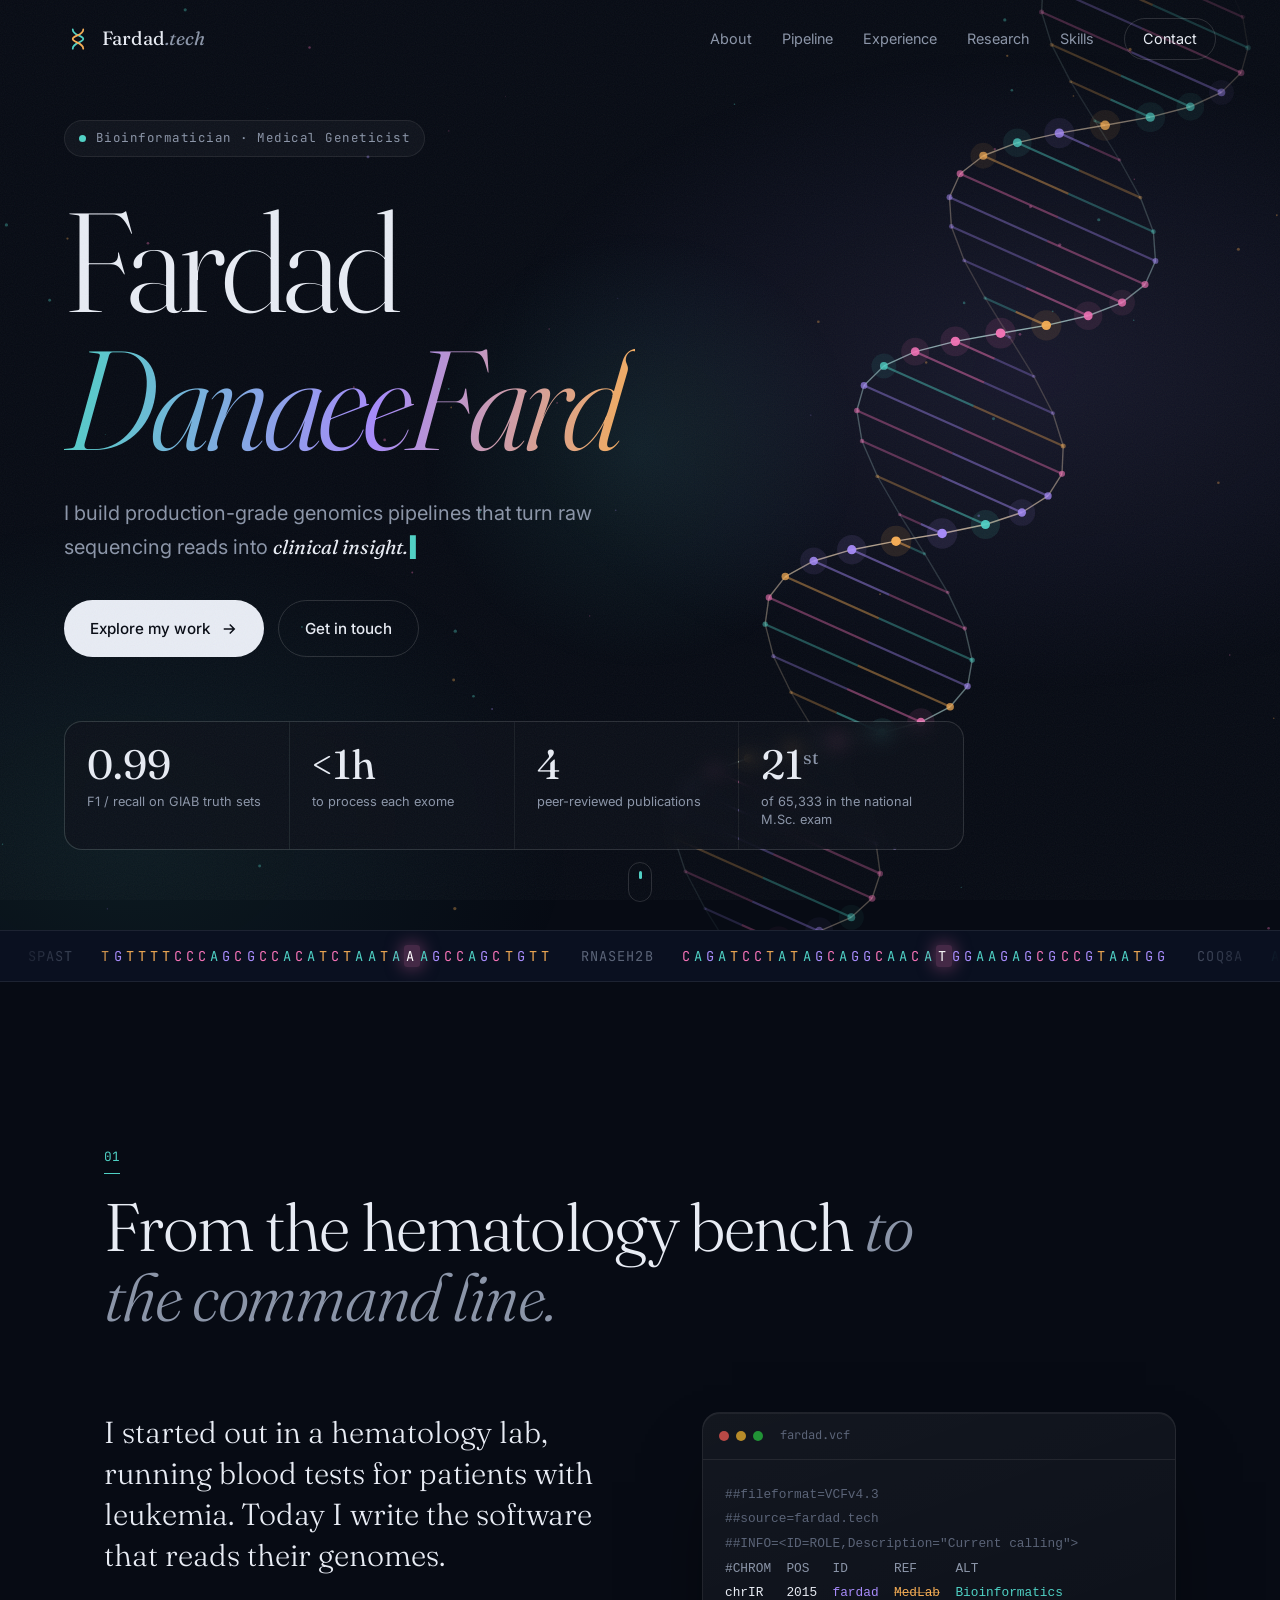
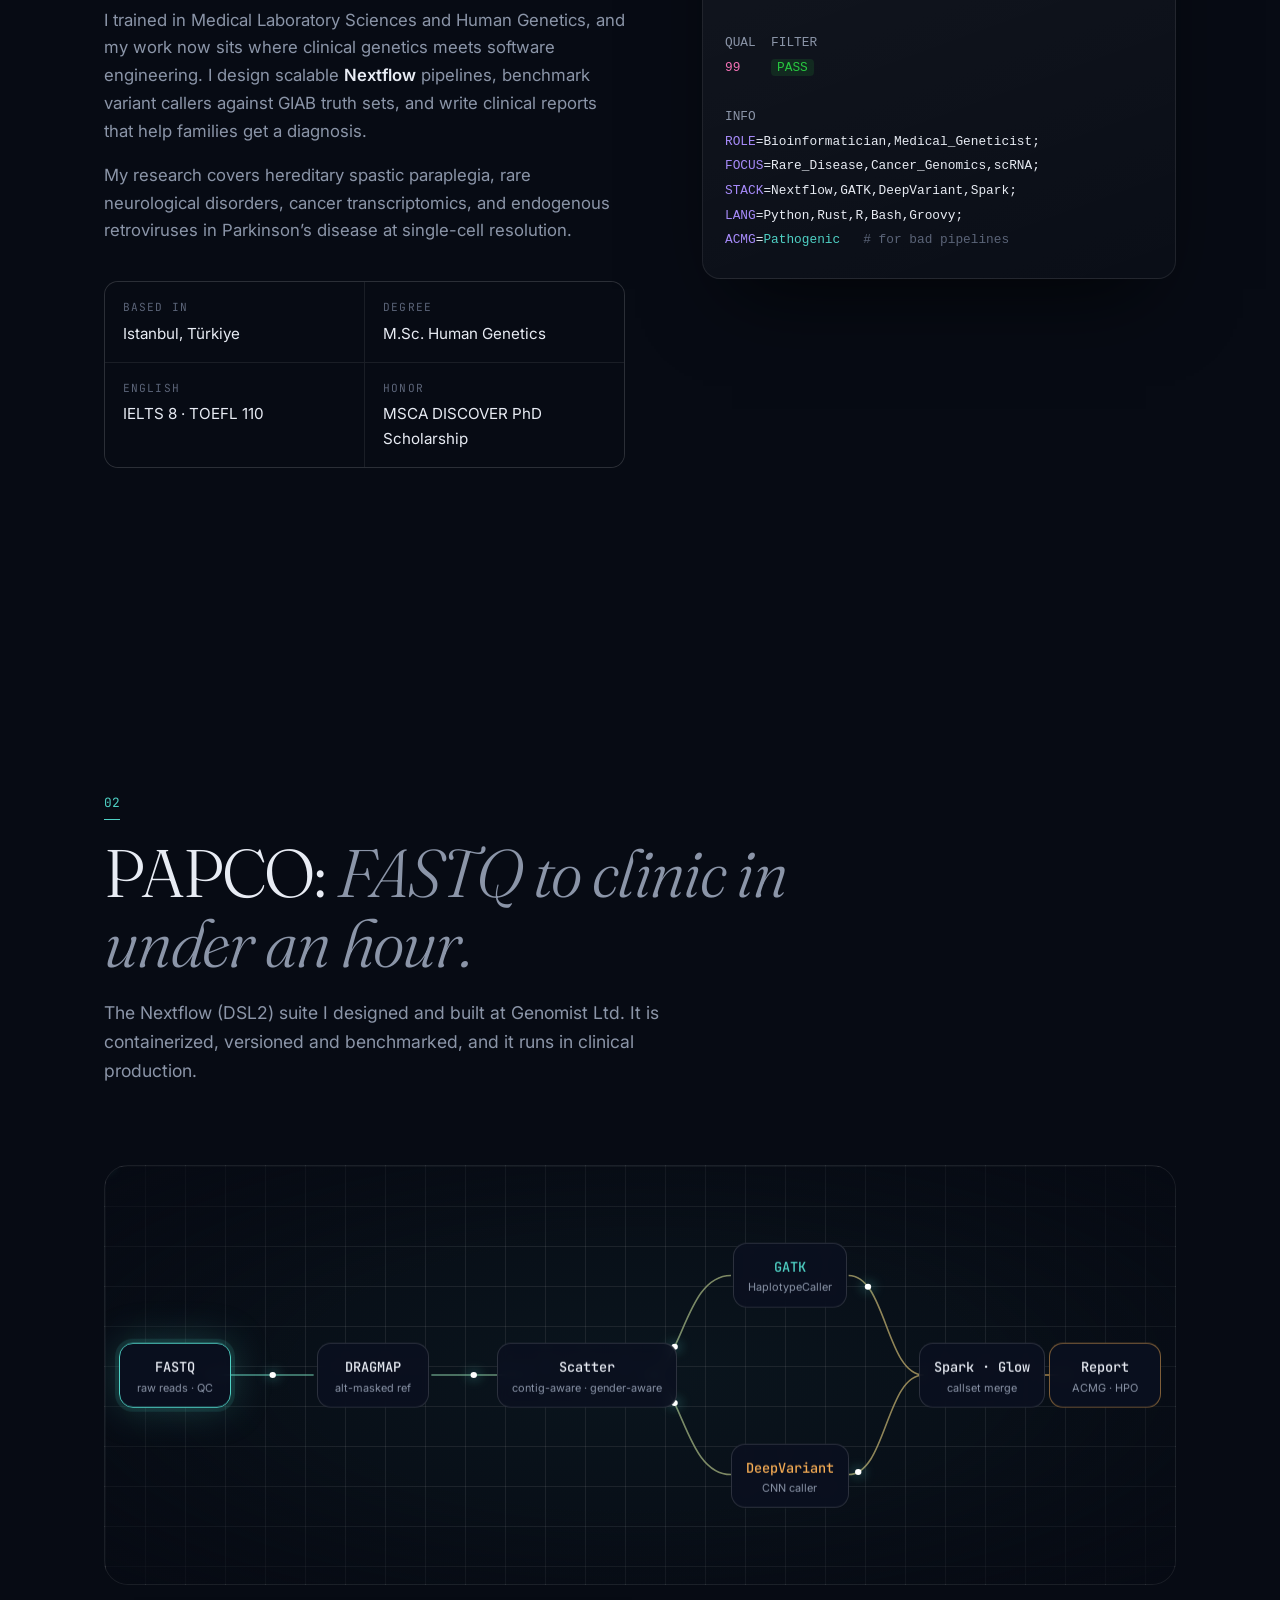
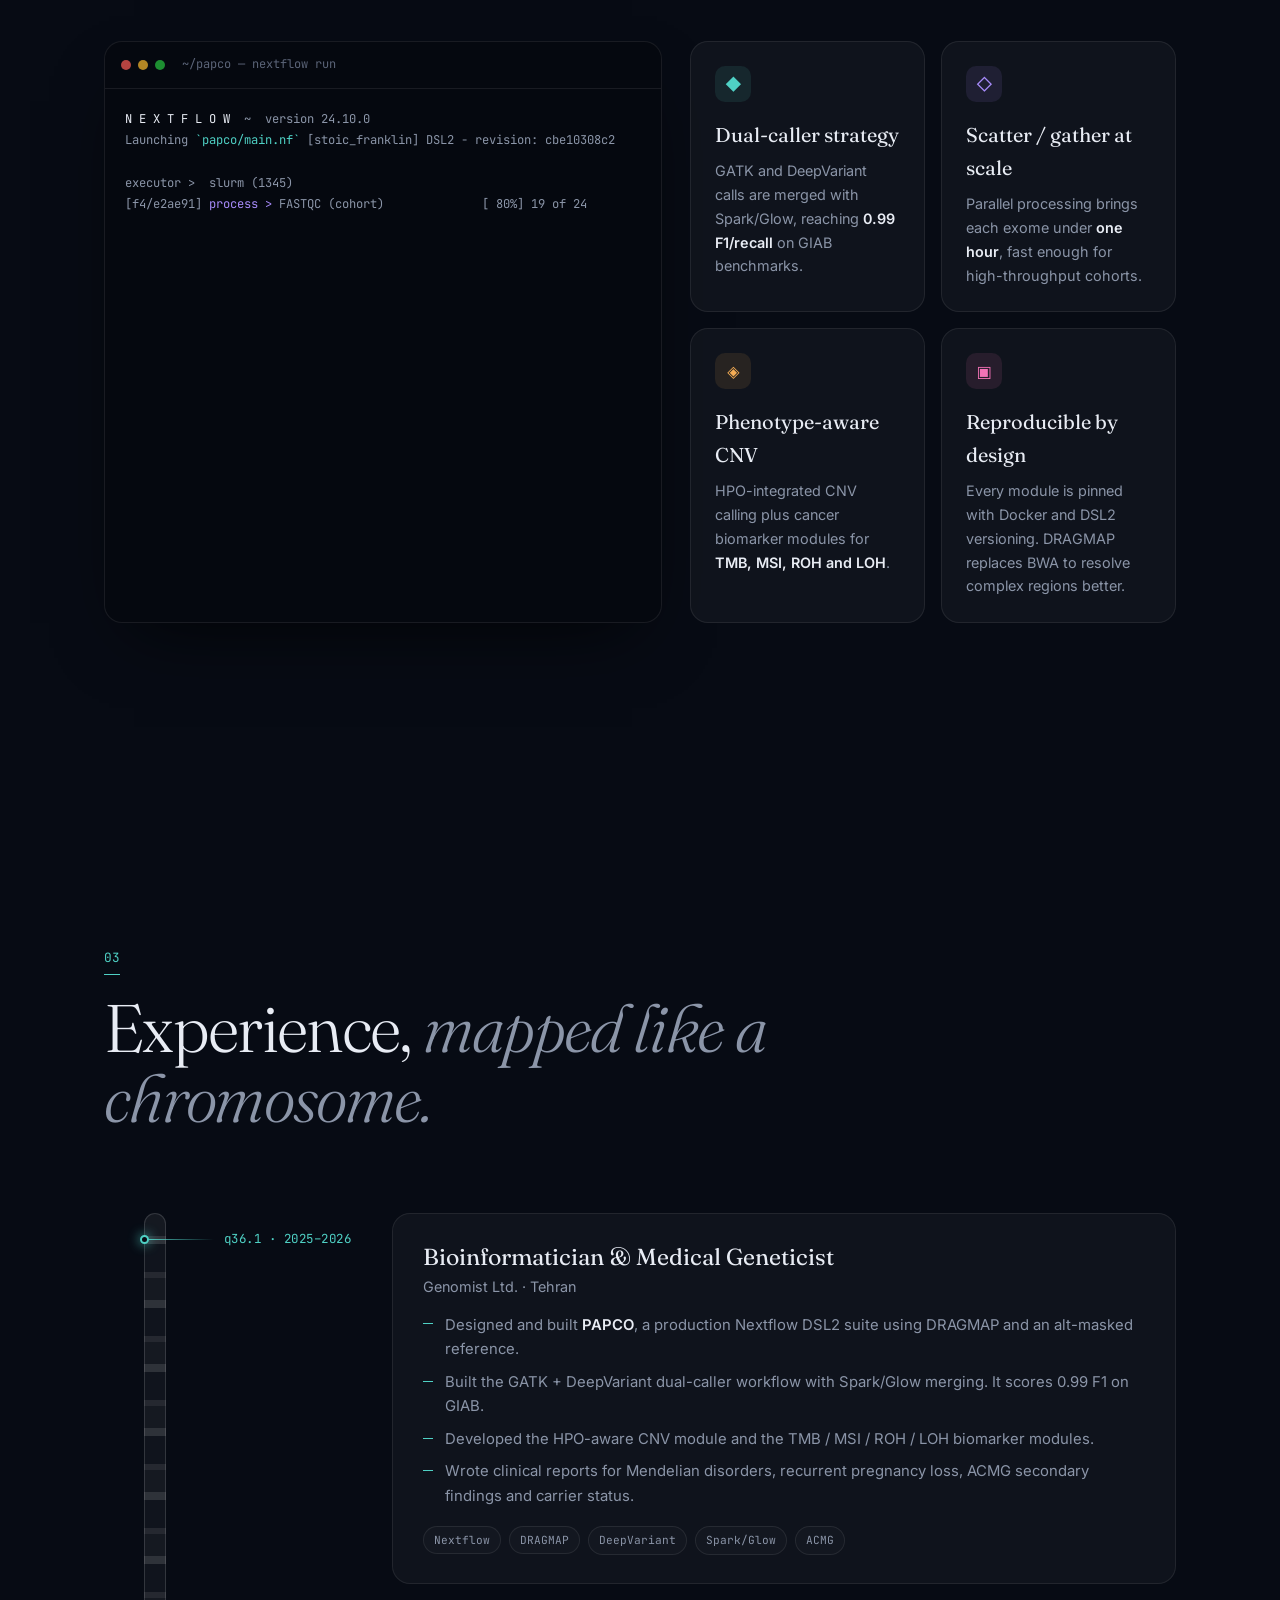
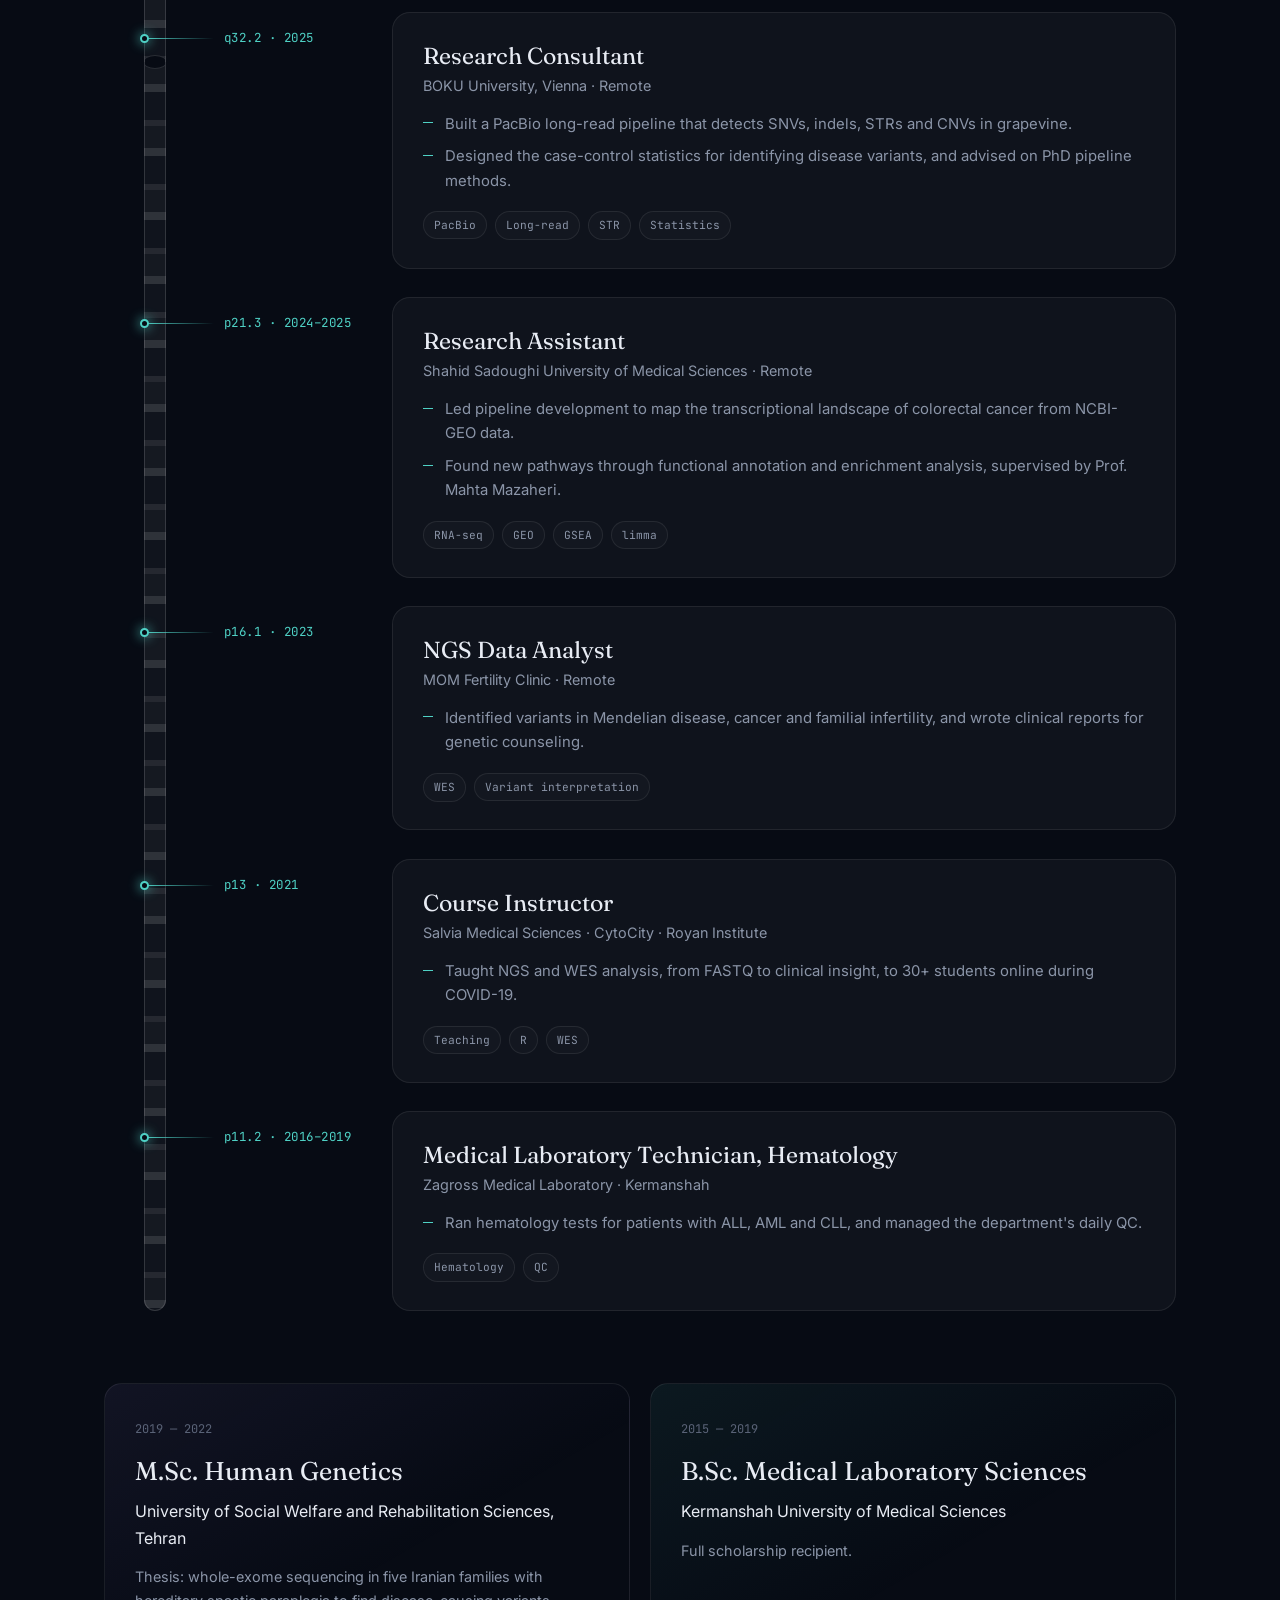
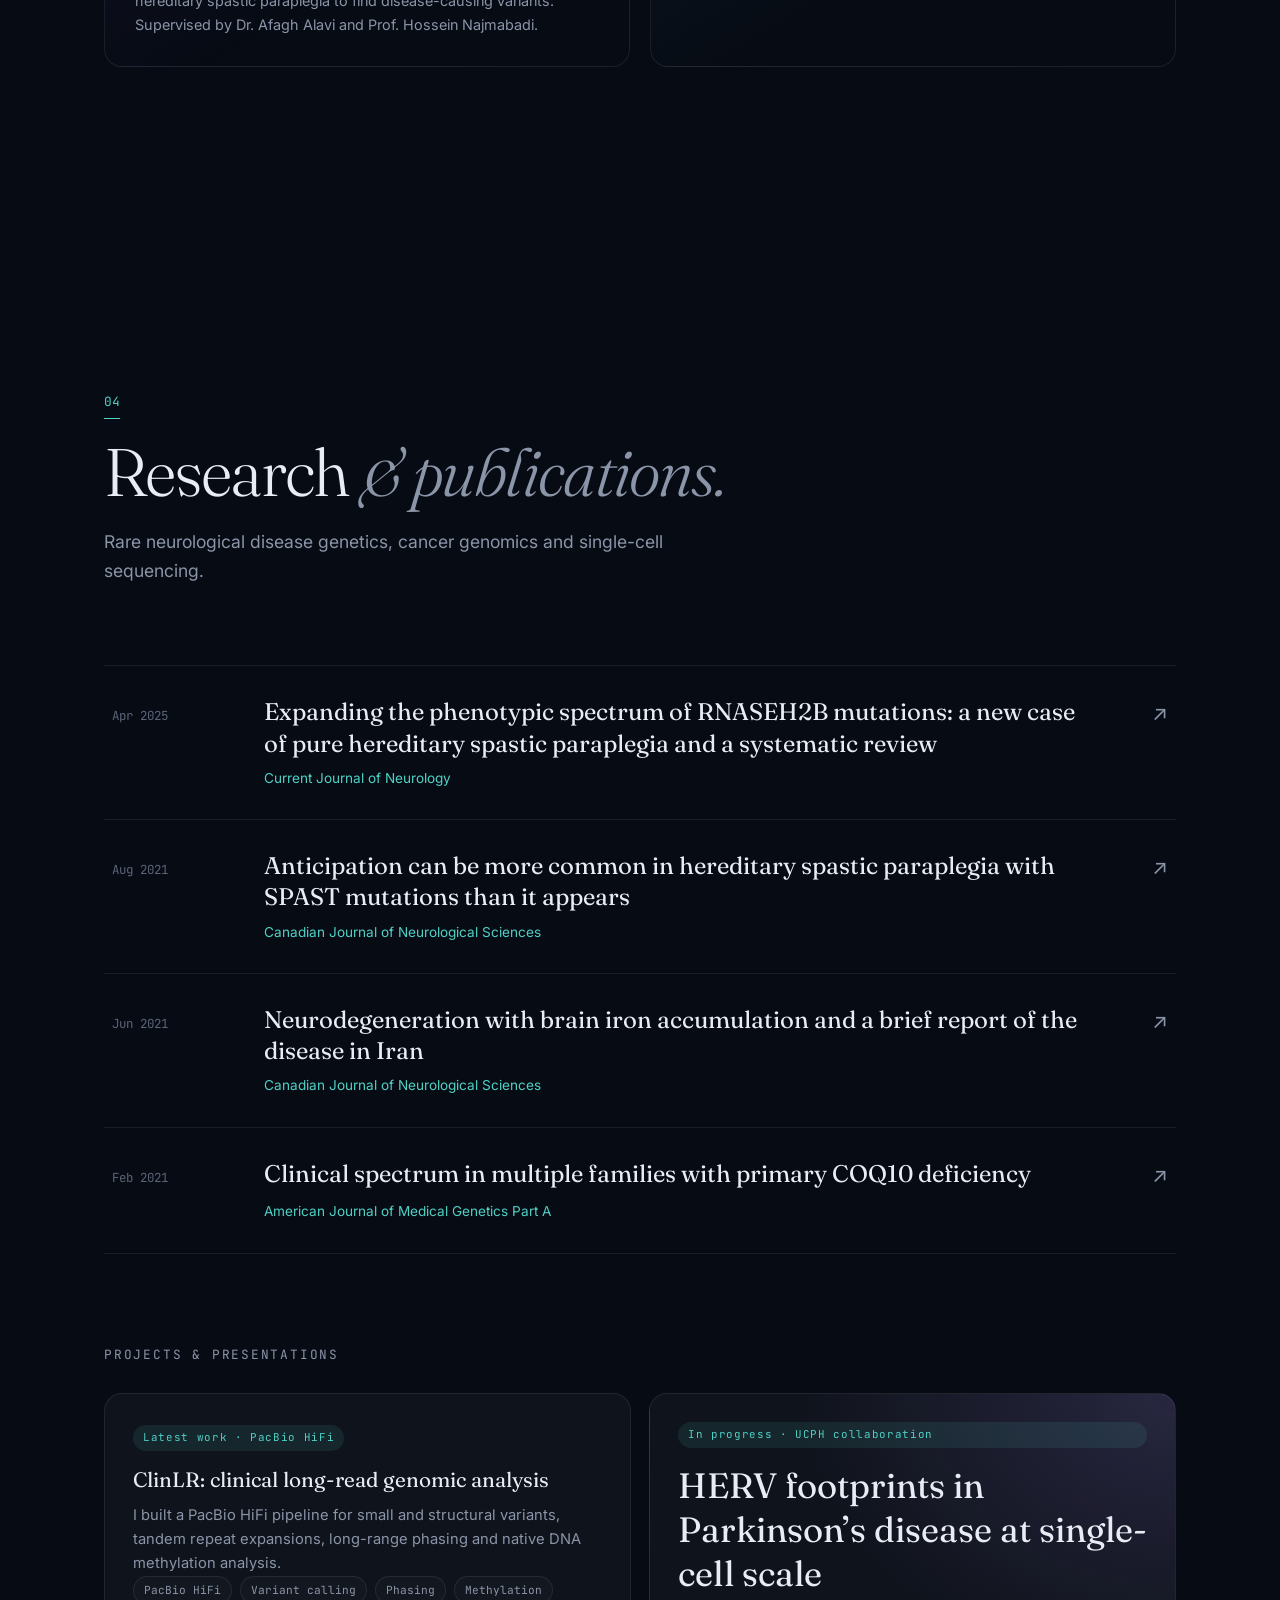
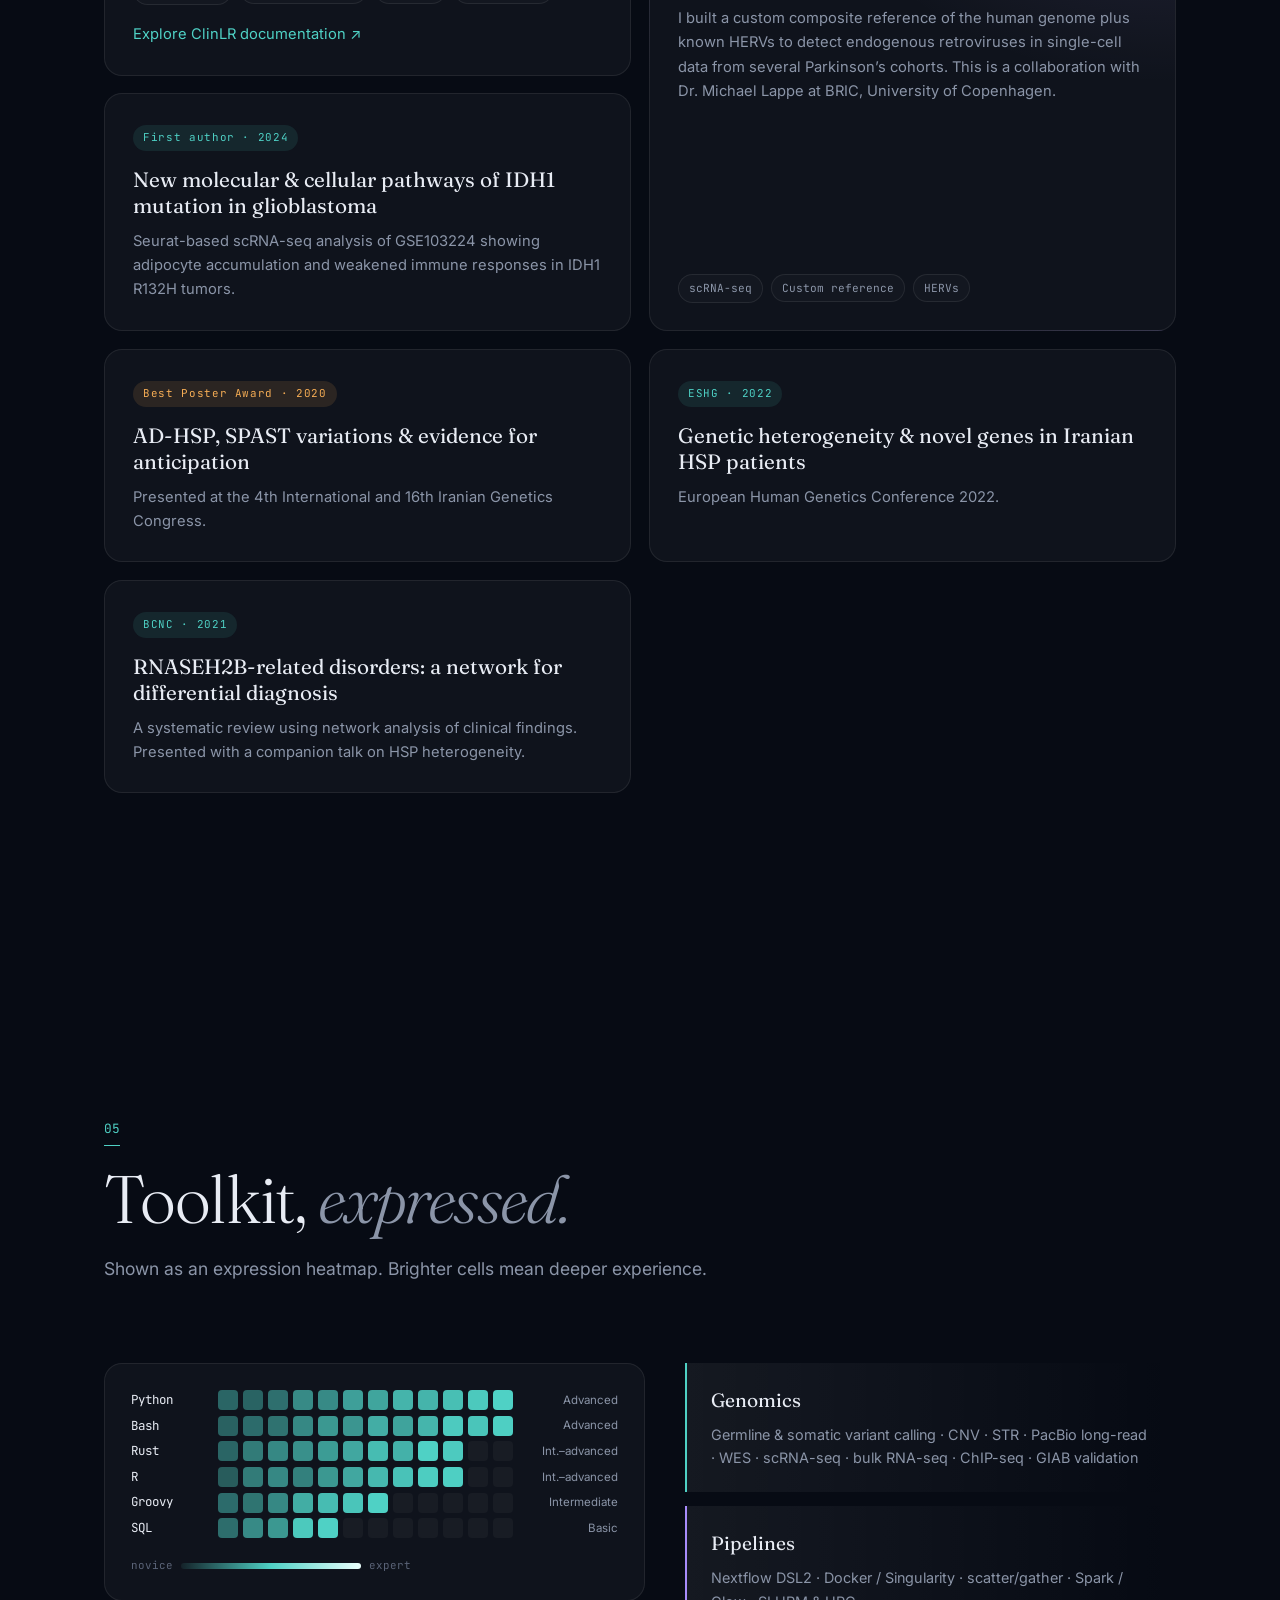
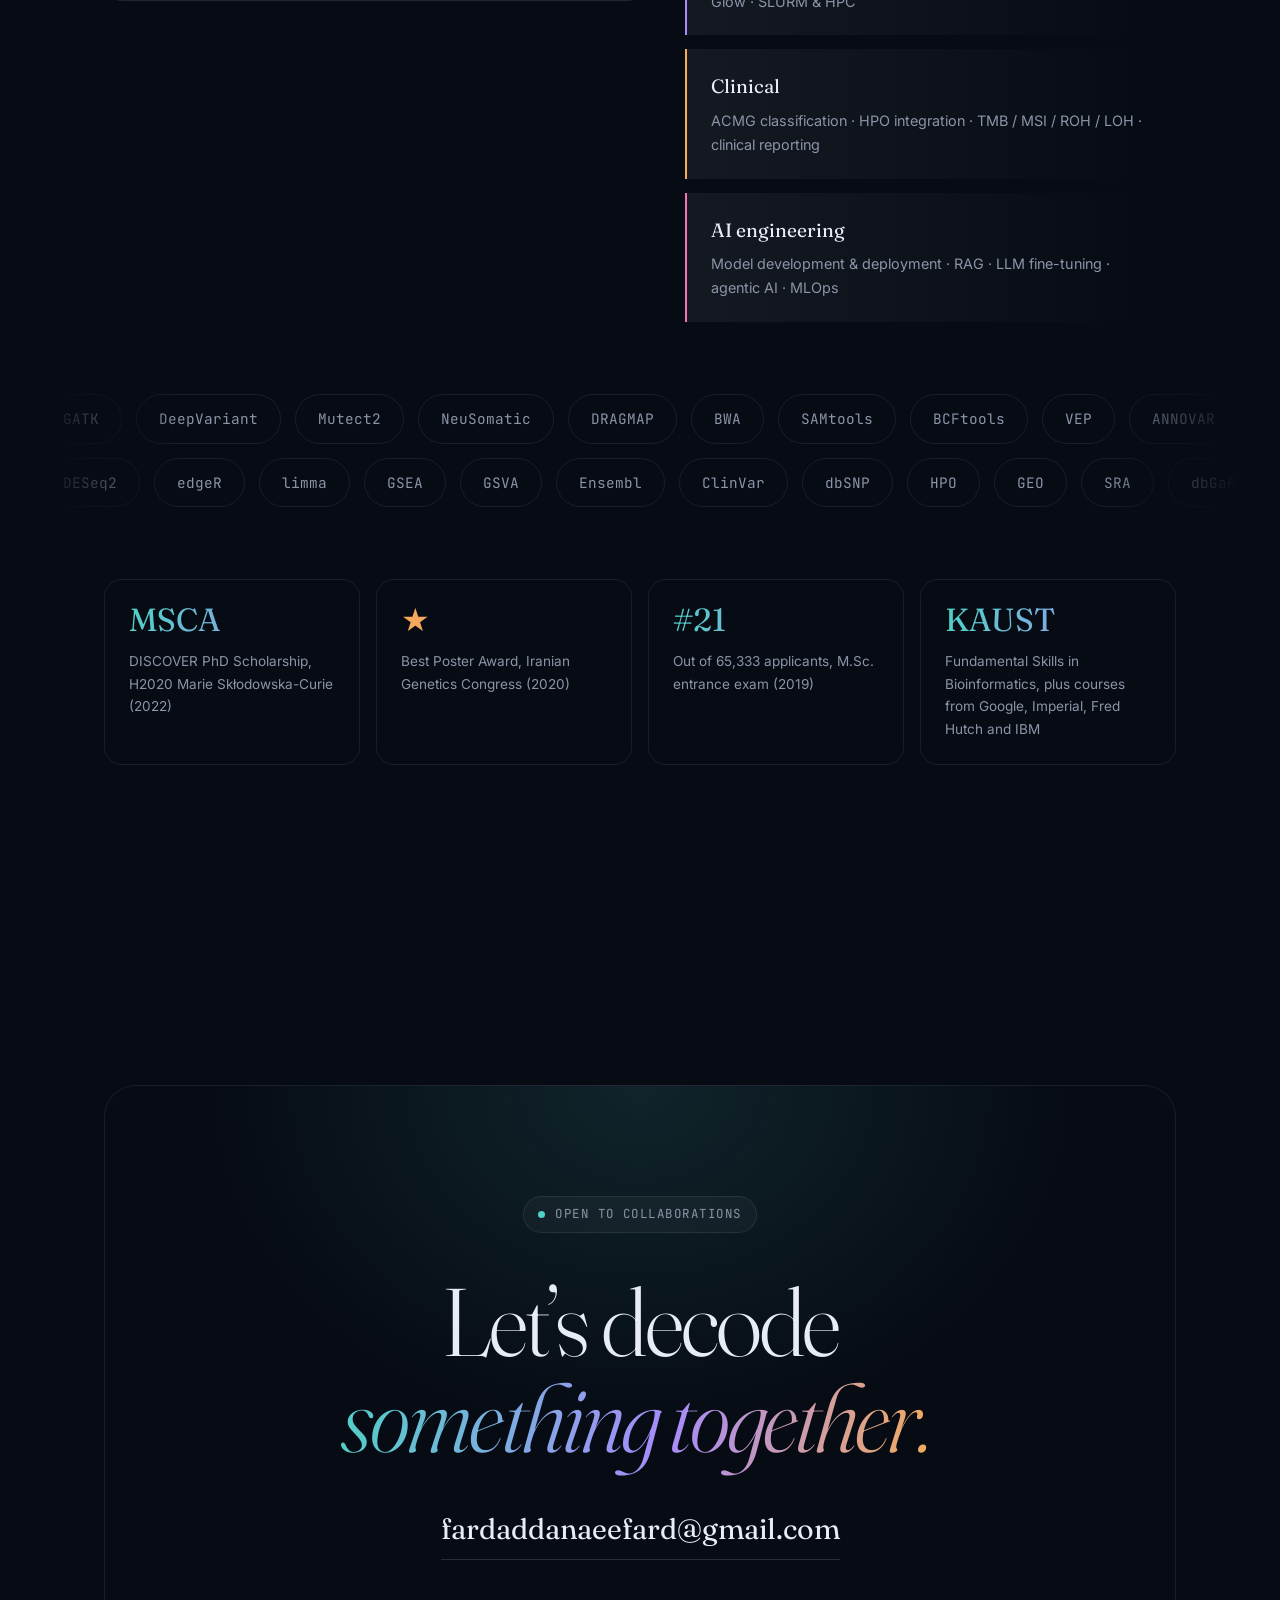
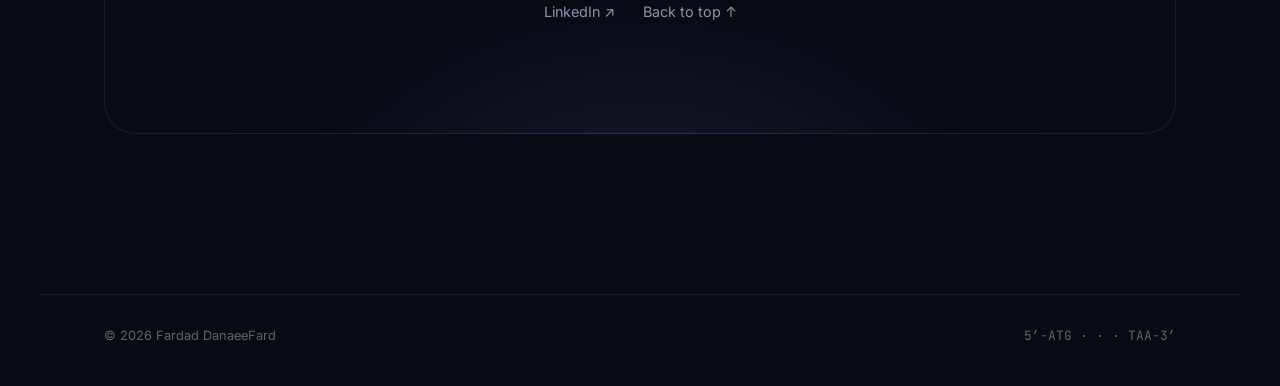
<file: index.html>
<!doctype html>
<html lang="en">
<head>
  <meta charset="utf-8" />
  <meta name="viewport" content="width=device-width, initial-scale=1" />
  <title>Fardad DanaeeFard · Bioinformatician & Medical Geneticist</title>
  <meta name="description" content="Fardad DanaeeFard is a bioinformatician and medical geneticist who builds production-grade NGS pipelines, from FASTQ to clinical insight." />
  <meta name="theme-color" content="#070b14" />
  <meta property="og:title" content="Fardad DanaeeFard · Bioinformatician & Medical Geneticist" />
  <meta property="og:description" content="Production-grade genomics pipelines, clinical variant interpretation and rare-disease research." />
  <meta property="og:url" content="https://fardad.tech" />
  <meta property="og:type" content="website" />
  <link rel="icon" href="assets/favicon.svg" type="image/svg+xml" />
  <link rel="preconnect" href="https://fonts.googleapis.com" />
  <link rel="preconnect" href="https://fonts.gstatic.com" crossorigin />
  <link href="https://fonts.googleapis.com/css2?family=Fraunces:ital,opsz,wght@0,9..144,300..700;1,9..144,300..700&family=Inter:wght@300..700&family=JetBrains+Mono:wght@400;500&display=swap" rel="stylesheet" />
  <link rel="stylesheet" href="styles.css" />
</head>
<body id="top">
  <div class="scroll-progress" aria-hidden="true"></div>
  <div class="cursor-glow" aria-hidden="true"></div>
  <div class="grain" aria-hidden="true"></div>

  <!-- ============ NAV ============ -->
  <header class="nav">
    <a href="#top" class="nav__logo" aria-label="Home">
      <svg viewBox="0 0 64 64" aria-hidden="true"><g fill="none" stroke-width="4" stroke-linecap="round"><path d="M20 10c0 14 24 14 24 22s-24 8-24 22" stroke="var(--a)"/><path d="M44 10c0 14-24 14-24 22s24 8 24 22" stroke="var(--t)"/></g></svg>
      <span>Fardad<em>.tech</em></span>
    </a>
    <nav class="nav__links" aria-label="Primary">
      <a href="#about">About</a>
      <a href="#pipeline">Pipeline</a>
      <a href="#experience">Experience</a>
      <a href="#research">Research</a>
      <a href="#skills">Skills</a>
      <a href="#contact" class="nav__cta">Contact</a>
    </nav>
    <button class="nav__toggle" aria-label="Open menu" aria-expanded="false"><span></span><span></span></button>
  </header>

  <main>
    <!-- ============ HERO ============ -->
    <section class="hero">
      <canvas id="helix" class="hero__helix" aria-hidden="true"></canvas>
      <div class="hero__inner">
        <p class="eyebrow reveal"><span class="dot"></span> Bioinformatician · Medical Geneticist</p>
        <h1 class="hero__title">
          <span class="line"><span class="word">Fardad</span></span>
          <span class="line"><span class="word italic">DanaeeFard</span></span>
        </h1>
        <p class="hero__lede reveal">
          I build production-grade genomics pipelines that turn raw sequencing reads into
          <span class="typed" data-words="clinical insight.|causative variants.|cancer biomarkers.|reproducible science."></span><span class="caret">▍</span>
        </p>
        <div class="hero__actions reveal">
          <a href="#pipeline" class="btn btn--primary magnetic"><span>Explore my work</span>
            <svg viewBox="0 0 24 24" aria-hidden="true"><path d="M5 12h14M13 6l6 6-6 6"/></svg></a>
          <a href="#contact" class="btn btn--ghost magnetic"><span>Get in touch</span></a>
        </div>

        <dl class="stats reveal">
          <div class="stat"><dt><span class="count" data-to="0.99" data-decimals="2">0</span></dt><dd>F1 / recall on GIAB truth sets</dd></div>
          <div class="stat"><dt>&lt;<span class="count" data-to="1">0</span>h</dt><dd>to process each exome</dd></div>
          <div class="stat"><dt><span class="count" data-to="4">0</span></dt><dd>peer-reviewed publications</dd></div>
          <div class="stat"><dt><span class="count" data-to="21">0</span><sup>st</sup></dt><dd>of 65,333 in the national M.Sc. exam</dd></div>
        </dl>
      </div>
      <a href="#about" class="scroll-cue" aria-label="Scroll down"><span></span></a>
    </section>

    <!-- sequence ticker -->
    <div class="ticker" aria-hidden="true">
      <div class="ticker__track" id="ticker"></div>
    </div>

    <!-- ============ ABOUT ============ -->
    <section class="section about" id="about">
      <div class="section__head reveal">
        <span class="section__index">01</span>
        <h2>From the hematology bench <em>to the command line.</em></h2>
      </div>
      <div class="about__grid">
        <div class="about__text reveal">
          <p class="big">
            I started out in a hematology lab, running blood tests for patients with leukemia.
            Today I write the software that reads their genomes.
          </p>
          <p>
            I trained in Medical Laboratory Sciences and Human Genetics, and my work now sits where clinical
            genetics meets software engineering. I design scalable <strong>Nextflow</strong> pipelines,
            benchmark variant callers against GIAB truth sets, and write clinical reports
            that help families get a diagnosis.
          </p>
          <p>
            My research covers hereditary spastic paraplegia, rare neurological disorders, cancer
            transcriptomics, and endogenous retroviruses in Parkinson’s disease at single-cell resolution.
          </p>
          <ul class="about__facts">
            <li><span>Based in</span>Istanbul, Türkiye</li>
            <li><span>Degree</span>M.Sc. Human Genetics</li>
            <li><span>English</span>IELTS 8 · TOEFL 110</li>
            <li><span>Honor</span>MSCA DISCOVER PhD Scholarship</li>
          </ul>
        </div>

        <figure class="vcf reveal tilt">
          <div class="window-bar"><i></i><i></i><i></i><span>fardad.vcf</span></div>
          <pre><code><span class="c">##fileformat=VCFv4.3</span>
<span class="c">##source=fardad.tech</span>
<span class="c">##INFO=&lt;ID=ROLE,Description="Current calling"&gt;</span>
<span class="h">#CHROM  POS   ID      REF     ALT</span>
chrIR   2015  <span class="k">fardad</span>  <span class="ref">MedLab</span>  <span class="alt">Bioinformatics</span>

<span class="h">QUAL  FILTER</span>
<span class="n">99</span>    <span class="pass">PASS</span>

<span class="h">INFO</span>
<span class="k">ROLE</span>=Bioinformatician,Medical_Geneticist;
<span class="k">FOCUS</span>=Rare_Disease,Cancer_Genomics,scRNA;
<span class="k">STACK</span>=Nextflow,GATK,DeepVariant,Spark;
<span class="k">LANG</span>=Python,Rust,R,Bash,Groovy;
<span class="k">ACMG</span>=<span class="alt">Pathogenic</span>   <span class="c"># for bad pipelines</span></code></pre>
        </figure>
      </div>
    </section>

    <!-- ============ PIPELINE ============ -->
    <section class="section pipeline" id="pipeline">
      <div class="section__head reveal">
        <span class="section__index">02</span>
        <h2>PAPCO: <em>FASTQ to clinic in under an hour.</em></h2>
        <p class="section__sub">The Nextflow (DSL2) suite I designed and built at Genomist Ltd. It is containerized, versioned and benchmarked, and it runs in clinical production.</p>
      </div>

      <div class="dag reveal" id="dag">
        <svg class="dag__wires" viewBox="0 0 1000 420" preserveAspectRatio="none" aria-hidden="true">
          <defs>
            <linearGradient id="wire" gradientUnits="userSpaceOnUse" x1="0" y1="0" x2="1000" y2="0"><stop offset="0" stop-color="var(--a)"/><stop offset="1" stop-color="var(--t)"/></linearGradient>
          </defs>
          <path class="wire" d="M95 210 C140 210 150 210 195 210"/>
          <path class="wire" d="M305 210 C340 210 350 210 395 210"/>
          <path class="wire" d="M505 210 C540 210 540 110 585 110"/>
          <path class="wire" d="M505 210 C540 210 540 310 585 310"/>
          <path class="wire" d="M695 110 C730 110 730 210 765 210"/>
          <path class="wire" d="M695 310 C730 310 730 210 765 210"/>
          <path class="wire" d="M875 210 C890 210 895 210 905 210"/>
        </svg>
        <div class="node" style="--x:5%;--y:50%" data-step="1"><b>FASTQ</b><small>raw reads · QC</small></div>
        <div class="node" style="--x:25%;--y:50%" data-step="2"><b>DRAGMAP</b><small>alt-masked ref</small></div>
        <div class="node" style="--x:45%;--y:50%" data-step="3"><b>Scatter</b><small>contig-aware · gender-aware</small></div>
        <div class="node node--a" style="--x:64%;--y:26%" data-step="4"><b>GATK</b><small>HaplotypeCaller</small></div>
        <div class="node node--t" style="--x:64%;--y:74%" data-step="4"><b>DeepVariant</b><small>CNN caller</small></div>
        <div class="node" style="--x:82%;--y:50%" data-step="5"><b>Spark · Glow</b><small>callset merge</small></div>
        <div class="node node--end" style="--x:96%;--y:50%" data-step="6"><b>Report</b><small>ACMG · HPO</small></div>
      </div>

      <div class="pipeline__grid">
        <div class="terminal reveal">
          <div class="window-bar"><i></i><i></i><i></i><span>~/papco — nextflow run</span></div>
          <pre id="term" aria-label="Simulated pipeline log"></pre>
        </div>
        <div class="features">
          <article class="feature reveal">
            <span class="feature__icon">◆</span>
            <h3>Dual-caller strategy</h3>
            <p>GATK and DeepVariant calls are merged with Spark/Glow, reaching <strong>0.99 F1/recall</strong> on GIAB benchmarks.</p>
          </article>
          <article class="feature reveal">
            <span class="feature__icon">◇</span>
            <h3>Scatter / gather at scale</h3>
            <p>Parallel processing brings each exome under <strong>one hour</strong>, fast enough for high-throughput cohorts.</p>
          </article>
          <article class="feature reveal">
            <span class="feature__icon">◈</span>
            <h3>Phenotype-aware CNV</h3>
            <p>HPO-integrated CNV calling plus cancer biomarker modules for <strong>TMB, MSI, ROH and LOH</strong>.</p>
          </article>
          <article class="feature reveal">
            <span class="feature__icon">▣</span>
            <h3>Reproducible by design</h3>
            <p>Every module is pinned with Docker and DSL2 versioning. DRAGMAP replaces BWA to resolve complex regions better.</p>
          </article>
        </div>
      </div>
    </section>

    <!-- ============ EXPERIENCE ============ -->
    <section class="section experience" id="experience">
      <div class="section__head reveal">
        <span class="section__index">03</span>
        <h2>Experience, <em>mapped like a chromosome.</em></h2>
      </div>

      <div class="timeline">
        <div class="chromosome" aria-hidden="true"><div class="chromosome__fill"></div></div>

        <article class="job reveal">
          <div class="job__locus">q36.1 · 2025–2026</div>
          <div class="job__card tilt">
            <header><h3>Bioinformatician & Medical Geneticist</h3><p>Genomist Ltd. · Tehran</p></header>
            <ul>
              <li>Designed and built <strong>PAPCO</strong>, a production Nextflow DSL2 suite using DRAGMAP and an alt-masked reference.</li>
              <li>Built the GATK + DeepVariant dual-caller workflow with Spark/Glow merging. It scores 0.99 F1 on GIAB.</li>
              <li>Developed the HPO-aware CNV module and the TMB / MSI / ROH / LOH biomarker modules.</li>
              <li>Wrote clinical reports for Mendelian disorders, recurrent pregnancy loss, ACMG secondary findings and carrier status.</li>
            </ul>
            <div class="tags"><span>Nextflow</span><span>DRAGMAP</span><span>DeepVariant</span><span>Spark/Glow</span><span>ACMG</span></div>
          </div>
        </article>

        <article class="job reveal">
          <div class="job__locus">q32.2 · 2025</div>
          <div class="job__card tilt">
            <header><h3>Research Consultant</h3><p>BOKU University, Vienna · Remote</p></header>
            <ul>
              <li>Built a PacBio long-read pipeline that detects SNVs, indels, STRs and CNVs in grapevine.</li>
              <li>Designed the case-control statistics for identifying disease variants, and advised on PhD pipeline methods.</li>
            </ul>
            <div class="tags"><span>PacBio</span><span>Long-read</span><span>STR</span><span>Statistics</span></div>
          </div>
        </article>

        <article class="job reveal">
          <div class="job__locus">p21.3 · 2024–2025</div>
          <div class="job__card tilt">
            <header><h3>Research Assistant</h3><p>Shahid Sadoughi University of Medical Sciences · Remote</p></header>
            <ul>
              <li>Led pipeline development to map the transcriptional landscape of colorectal cancer from NCBI-GEO data.</li>
              <li>Found new pathways through functional annotation and enrichment analysis, supervised by Prof. Mahta Mazaheri.</li>
            </ul>
            <div class="tags"><span>RNA-seq</span><span>GEO</span><span>GSEA</span><span>limma</span></div>
          </div>
        </article>

        <article class="job reveal">
          <div class="job__locus">p16.1 · 2023</div>
          <div class="job__card tilt">
            <header><h3>NGS Data Analyst</h3><p>MOM Fertility Clinic · Remote</p></header>
            <ul>
              <li>Identified variants in Mendelian disease, cancer and familial infertility, and wrote clinical reports for genetic counseling.</li>
            </ul>
            <div class="tags"><span>WES</span><span>Variant interpretation</span></div>
          </div>
        </article>

        <article class="job reveal">
          <div class="job__locus">p13 · 2021</div>
          <div class="job__card tilt">
            <header><h3>Course Instructor</h3><p>Salvia Medical Sciences · CytoCity · Royan Institute</p></header>
            <ul>
              <li>Taught NGS and WES analysis, from FASTQ to clinical insight, to 30+ students online during COVID-19.</li>
            </ul>
            <div class="tags"><span>Teaching</span><span>R</span><span>WES</span></div>
          </div>
        </article>

        <article class="job reveal">
          <div class="job__locus">p11.2 · 2016–2019</div>
          <div class="job__card tilt">
            <header><h3>Medical Laboratory Technician, Hematology</h3><p>Zagross Medical Laboratory · Kermanshah</p></header>
            <ul>
              <li>Ran hematology tests for patients with ALL, AML and CLL, and managed the department's daily QC.</li>
            </ul>
            <div class="tags"><span>Hematology</span><span>QC</span></div>
          </div>
        </article>
      </div>

      <div class="edu">
        <article class="edu__card reveal">
          <span class="edu__year">2019 — 2022</span>
          <h3>M.Sc. Human Genetics</h3>
          <p>University of Social Welfare and Rehabilitation Sciences, Tehran</p>
          <p class="muted">Thesis: whole-exome sequencing in five Iranian families with hereditary spastic paraplegia to find disease-causing variants. Supervised by Dr. Afagh Alavi and Prof. Hossein Najmabadi.</p>
        </article>
        <article class="edu__card reveal">
          <span class="edu__year">2015 — 2019</span>
          <h3>B.Sc. Medical Laboratory Sciences</h3>
          <p>Kermanshah University of Medical Sciences</p>
          <p class="muted">Full scholarship recipient.</p>
        </article>
      </div>
    </section>

    <!-- ============ RESEARCH ============ -->
    <section class="section research" id="research">
      <div class="section__head reveal">
        <span class="section__index">04</span>
        <h2>Research <em>&amp; publications.</em></h2>
        <p class="section__sub">Rare neurological disease genetics, cancer genomics and single-cell sequencing.</p>
      </div>

      <div class="pubs">
        <a class="pub reveal" href="https://doi.org/10.18502/cjn.v24i2.20683" target="_blank" rel="noopener">
          <span class="pub__date">Apr 2025</span>
          <h3>Expanding the phenotypic spectrum of RNASEH2B mutations: a new case of pure hereditary spastic paraplegia and a systematic review</h3>
          <p class="pub__journal">Current Journal of Neurology</p>
          <span class="pub__arrow">↗</span>
        </a>
        <a class="pub reveal" href="https://doi.org/10.1017/cjn.2021.188" target="_blank" rel="noopener">
          <span class="pub__date">Aug 2021</span>
          <h3>Anticipation can be more common in hereditary spastic paraplegia with SPAST mutations than it appears</h3>
          <p class="pub__journal">Canadian Journal of Neurological Sciences</p>
          <span class="pub__arrow">↗</span>
        </a>
        <a class="pub reveal" href="https://doi.org/10.1017/cjn.2021.124" target="_blank" rel="noopener">
          <span class="pub__date">Jun 2021</span>
          <h3>Neurodegeneration with brain iron accumulation and a brief report of the disease in Iran</h3>
          <p class="pub__journal">Canadian Journal of Neurological Sciences</p>
          <span class="pub__arrow">↗</span>
        </a>
        <a class="pub reveal" href="https://doi.org/10.1002/ajmg.a.61983" target="_blank" rel="noopener">
          <span class="pub__date">Feb 2021</span>
          <h3>Clinical spectrum in multiple families with primary COQ10 deficiency</h3>
          <p class="pub__journal">American Journal of Medical Genetics Part A</p>
          <span class="pub__arrow">↗</span>
        </a>
      </div>

      <h3 class="subhead reveal">Projects & presentations</h3>
      <div class="projects">
        <article class="project reveal tilt">
          <span class="badge">Latest work · PacBio HiFi</span>
          <h4>ClinLR: clinical long-read genomic analysis</h4>
          <p>I built a PacBio HiFi pipeline for small and structural variants, tandem repeat expansions, long-range phasing and native DNA methylation analysis.</p>
          <div class="tags"><span>PacBio HiFi</span><span>Variant calling</span><span>Phasing</span><span>Methylation</span></div>
          <a class="project__link" href="https://clinlr.clinbio.workers.dev/docs/" target="_blank" rel="noopener">Explore ClinLR documentation ↗</a>
        </article>
        <article class="project project--feature reveal tilt">
          <span class="badge">In progress · UCPH collaboration</span>
          <h4>HERV footprints in Parkinson’s disease at single-cell scale</h4>
          <p>I built a custom composite reference of the human genome plus known HERVs to detect endogenous retroviruses in single-cell data from several Parkinson’s cohorts. This is a collaboration with Dr. Michael Lappe at BRIC, University of Copenhagen.</p>
          <div class="tags"><span>scRNA-seq</span><span>Custom reference</span><span>HERVs</span></div>
        </article>
        <article class="project reveal tilt">
          <span class="badge">First author · 2024</span>
          <h4>New molecular & cellular pathways of IDH1 mutation in glioblastoma</h4>
          <p>Seurat-based scRNA-seq analysis of GSE103224 showing adipocyte accumulation and weakened immune responses in IDH1 R132H tumors.</p>
        </article>
        <article class="project reveal tilt">
          <span class="badge badge--gold">Best Poster Award · 2020</span>
          <h4>AD-HSP, SPAST variations & evidence for anticipation</h4>
          <p>Presented at the 4th International and 16th Iranian Genetics Congress.</p>
        </article>
        <article class="project reveal tilt">
          <span class="badge">ESHG · 2022</span>
          <h4>Genetic heterogeneity & novel genes in Iranian HSP patients</h4>
          <p>European Human Genetics Conference 2022.</p>
        </article>
        <article class="project reveal tilt">
          <span class="badge">BCNC · 2021</span>
          <h4>RNASEH2B-related disorders: a network for differential diagnosis</h4>
          <p>A systematic review using network analysis of clinical findings. Presented with a companion talk on HSP heterogeneity.</p>
        </article>
      </div>
    </section>

    <!-- ============ SKILLS ============ -->
    <section class="section skills" id="skills">
      <div class="section__head reveal">
        <span class="section__index">05</span>
        <h2>Toolkit, <em>expressed.</em></h2>
        <p class="section__sub">Shown as an expression heatmap. Brighter cells mean deeper experience.</p>
      </div>

      <div class="skills__grid">
        <div class="heatmap reveal" id="heatmap" role="table" aria-label="Programming language proficiency"></div>

        <div class="skill-groups">
          <div class="skill-group reveal"><h3>Genomics</h3><p>Germline & somatic variant calling · CNV · STR · PacBio long-read · WES · scRNA-seq · bulk RNA-seq · ChIP-seq · GIAB validation</p></div>
          <div class="skill-group reveal"><h3>Pipelines</h3><p>Nextflow DSL2 · Docker / Singularity · scatter/gather · Spark / Glow · SLURM & HPC</p></div>
          <div class="skill-group reveal"><h3>Clinical</h3><p>ACMG classification · HPO integration · TMB / MSI / ROH / LOH · clinical reporting</p></div>
          <div class="skill-group reveal"><h3>AI engineering</h3><p>Model development & deployment · RAG · LLM fine-tuning · agentic AI · MLOps</p></div>
        </div>
      </div>

      <div class="marquee" aria-label="Tools">
        <div class="marquee__row">
          <span>GATK</span><span>DeepVariant</span><span>Mutect2</span><span>NeuSomatic</span><span>DRAGMAP</span><span>BWA</span><span>SAMtools</span><span>BCFtools</span><span>VEP</span><span>ANNOVAR</span><span>Exomiser</span><span>Seurat</span><span>Scanpy</span>
        </div>
        <div class="marquee__row marquee__row--rev">
          <span>DESeq2</span><span>edgeR</span><span>limma</span><span>GSEA</span><span>GSVA</span><span>Ensembl</span><span>ClinVar</span><span>dbSNP</span><span>HPO</span><span>GEO</span><span>SRA</span><span>dbGaP</span><span>GIAB</span><span>Git</span>
        </div>
      </div>

      <div class="honors">
        <div class="honor reveal"><span class="honor__k">MSCA</span><p>DISCOVER PhD Scholarship, H2020 Marie Skłodowska-Curie (2022)</p></div>
        <div class="honor reveal"><span class="honor__k">★</span><p>Best Poster Award, Iranian Genetics Congress (2020)</p></div>
        <div class="honor reveal"><span class="honor__k">#21</span><p>Out of 65,333 applicants, M.Sc. entrance exam (2019)</p></div>
        <div class="honor reveal"><span class="honor__k">KAUST</span><p>Fundamental Skills in Bioinformatics, plus courses from Google, Imperial, Fred Hutch and IBM</p></div>
      </div>
    </section>

    <!-- ============ CONTACT ============ -->
    <section class="section contact" id="contact">
      <div class="contact__inner reveal">
        <p class="eyebrow"><span class="dot"></span> Open to collaborations</p>
        <h2 class="contact__title">Let’s decode<br /><em>something together.</em></h2>
        <a class="contact__email magnetic" href="mailto:fardaddanaeefard@gmail.com">fardaddanaeefard@gmail.com</a>
        <div class="contact__links">
          <a href="https://www.linkedin.com/in/fardad-danaee-fard-8b685814a" target="_blank" rel="noopener">LinkedIn ↗</a>
          <a href="#top">Back to top ↑</a>
        </div>
      </div>
    </section>
  </main>

  <footer class="footer">
    <span>© <span id="year"></span> Fardad DanaeeFard</span>
    <span class="mono">5′-ATG · · · TAA-3′</span>
  </footer>

  <script src="main.js" defer></script>
</body>
</html>
</file>
<file: styles.css>
/* ==========================================================
   fardad.tech — design tokens
   ========================================================== */
:root {
  --bg: #070b14;
  --bg-2: #0a1020;
  --surface: rgba(255, 255, 255, 0.035);
  --surface-2: rgba(255, 255, 255, 0.06);
  --line: rgba(255, 255, 255, 0.08);
  --line-2: rgba(255, 255, 255, 0.14);
  --text: #e8ecf4;
  --muted: #8b95a8;
  --dim: #5b6478;

  /* nucleotide palette */
  --a: #4fd1c5; /* adenine  – teal  */
  --t: #f6ad55; /* thymine  – amber */
  --g: #a78bfa; /* guanine  – violet */
  --c: #f472b6; /* cytosine – rose  */

  --serif: "Fraunces", Georgia, serif;
  --sans: "Inter", system-ui, -apple-system, sans-serif;
  --mono: "JetBrains Mono", ui-monospace, monospace;

  --radius: 18px;
  --ease: cubic-bezier(0.22, 1, 0.36, 1);
  --gutter: clamp(16px, 5vw, 64px);
  --max: 1200px;
}

*,
*::before,
*::after { box-sizing: border-box; }

html { scroll-behavior: smooth; -webkit-text-size-adjust: 100%; }

body {
  margin: 0;
  background: var(--bg);
  color: var(--text);
  font-family: var(--sans);
  font-size: 16px;
  line-height: 1.65;
  -webkit-font-smoothing: antialiased;
  overflow-x: hidden;
}

::selection { background: color-mix(in srgb, var(--a) 35%, transparent); color: #fff; }

a { color: inherit; text-decoration: none; }
strong { color: var(--text); font-weight: 600; }
em { font-style: italic; }
h1, h2, h3, h4 { margin: 0; font-weight: 400; }
p { margin: 0 0 1em; }
.mono { font-family: var(--mono); }
.muted { color: var(--muted); }

/* ambient layers */
.grain {
  position: fixed; inset: 0; z-index: 100; pointer-events: none; opacity: 0.05;
  background-image: url("data:image/svg+xml,%3Csvg xmlns='http://www.w3.org/2000/svg' width='160' height='160'%3E%3Cfilter id='n'%3E%3CfeTurbulence type='fractalNoise' baseFrequency='.9' numOctaves='2' stitchTiles='stitch'/%3E%3C/filter%3E%3Crect width='100%25' height='100%25' filter='url(%23n)'/%3E%3C/svg%3E");
}
.cursor-glow {
  position: fixed; top: 0; left: 0; z-index: 0; pointer-events: none;
  width: 520px; height: 520px; border-radius: 50%;
  background: radial-gradient(circle, rgba(79, 209, 197, 0.09), transparent 60%);
  transform: translate(-50%, -50%);
  transition: opacity 0.4s;
}
.scroll-progress {
  position: fixed; top: 0; left: 0; z-index: 60; height: 2px; width: 100%;
  background: linear-gradient(90deg, var(--a), var(--g), var(--t));
  transform-origin: 0 50%; transform: scaleX(0);
}

/* ==========================================================
   Nav
   ========================================================== */
.nav {
  position: fixed; top: 0; left: 0; right: 0; z-index: 50;
  display: flex; align-items: center; justify-content: space-between;
  padding: 18px var(--gutter);
  transition: background 0.4s, padding 0.4s, border-color 0.4s;
  border-bottom: 1px solid transparent;
}
.nav.is-scrolled {
  padding-top: 12px; padding-bottom: 12px;
  background: rgba(7, 11, 20, 0.72);
  backdrop-filter: blur(14px) saturate(140%);
  -webkit-backdrop-filter: blur(14px) saturate(140%);
  border-color: var(--line);
}
.nav__logo { display: flex; align-items: center; gap: 10px; font-family: var(--serif); font-size: 1.2rem; }
.nav__logo svg { width: 28px; height: 28px; transition: transform 0.8s var(--ease); }
.nav__logo:hover svg { transform: rotate(180deg); }
.nav__logo em { color: var(--muted); font-style: italic; }
.nav__links { display: flex; align-items: center; gap: 30px; font-size: 0.9rem; }
.nav__links a { position: relative; color: var(--muted); transition: color 0.3s; }
.nav__links a:not(.nav__cta)::after {
  content: ""; position: absolute; left: 0; bottom: -6px; height: 1px; width: 100%;
  background: var(--a); transform: scaleX(0); transform-origin: right; transition: transform 0.5s var(--ease);
}
.nav__links a:hover, .nav__links a.is-active { color: var(--text); }
.nav__links a:hover::after, .nav__links a.is-active::after { transform: scaleX(1); transform-origin: left; }
.nav__cta { padding: 8px 18px; border: 1px solid var(--line-2); border-radius: 99px; color: var(--text) !important; transition: background 0.3s, border-color 0.3s !important; }
.nav__cta:hover { background: var(--text); color: var(--bg) !important; border-color: var(--text); }
.nav__toggle { display: none; background: none; border: 0; padding: 8px; cursor: pointer; }
.nav__toggle span { display: block; width: 24px; height: 1.5px; background: var(--text); margin: 6px 0; transition: transform 0.4s var(--ease); }
.nav__toggle[aria-expanded="true"] span:first-child { transform: translateY(3.75px) rotate(45deg); }
.nav__toggle[aria-expanded="true"] span:last-child { transform: translateY(-3.75px) rotate(-45deg); }

/* ==========================================================
   Hero
   ========================================================== */
.hero {
  position: relative; min-height: 100vh; min-height: 100svh;
  display: flex; align-items: center;
  padding: 120px var(--gutter) 80px;
  overflow: hidden;
  background:
    radial-gradient(60% 50% at 80% 40%, rgba(167, 139, 250, 0.10), transparent 70%),
    radial-gradient(50% 50% at 10% 90%, rgba(79, 209, 197, 0.08), transparent 70%);
}
.hero__helix { position: absolute; inset: 0; width: 100%; height: 100%; }
.hero__inner { position: relative; z-index: 2; width: 100%; max-width: var(--max); margin: 0 auto; }
.eyebrow {
  display: inline-flex; align-items: center; gap: 10px;
  font-family: var(--mono); font-size: 0.78rem; letter-spacing: 0.12em; text-transform: uppercase; color: var(--muted);
  padding: 7px 14px; border: 1px solid var(--line); border-radius: 99px; background: var(--surface);
}
.hero .eyebrow { text-transform: none; }
.dot { width: 7px; height: 7px; border-radius: 50%; background: var(--a); box-shadow: 0 0 0 0 var(--a); animation: pulse 2.4s infinite; }
@keyframes pulse { 0% { box-shadow: 0 0 0 0 rgba(79,209,197,.6); } 70% { box-shadow: 0 0 0 10px rgba(79,209,197,0); } 100% { box-shadow: 0 0 0 0 rgba(79,209,197,0); } }

.hero__title {
  margin: 28px 0 24px;
  font-family: var(--serif); font-weight: 300;
  font-size: clamp(3.2rem, 11vw, 9.5rem); line-height: 0.92; letter-spacing: -0.035em;
}
.hero__title .line { display: block; overflow: hidden; padding: 0 0.14em 0.06em 0; margin-right: -0.14em; }
.hero__title .word { display: inline-block; transform: translateY(110%); transition: transform 1.3s var(--ease); }
.hero__title .line:nth-child(2) .word { transition-delay: 0.12s; }
.hero__title .italic {
  font-style: italic; font-weight: 300; padding-right: 0.12em;
  background: linear-gradient(100deg, var(--a), var(--g) 55%, var(--t));
  -webkit-background-clip: text; background-clip: text; color: transparent;
}
.is-loaded .hero__title .word { transform: none; }

.hero__lede { max-width: 560px; font-size: clamp(1.05rem, 1.6vw, 1.25rem); color: var(--muted); }
.typed { color: var(--text); font-family: var(--serif); font-style: italic; }
.caret { color: var(--a); animation: blink 1s steps(1) infinite; margin-left: 2px; }
@keyframes blink { 50% { opacity: 0; } }

.hero__actions { display: flex; flex-wrap: wrap; gap: 14px; margin: 36px 0 64px; }
.btn {
  position: relative; display: inline-flex; align-items: center; gap: 10px;
  padding: 15px 26px; border-radius: 99px; font-size: 0.95rem; font-weight: 500;
  transition: transform 0.4s var(--ease), background 0.3s, color 0.3s, border-color 0.3s;
  will-change: transform;
}
.btn svg { width: 18px; height: 18px; fill: none; stroke: currentColor; stroke-width: 2; transition: transform 0.4s var(--ease); }
.btn:hover svg { transform: translateX(4px); }
.btn--primary { background: var(--text); color: var(--bg); }
.btn--primary:hover { background: var(--a); }
.btn--ghost { border: 1px solid var(--line-2); }
.btn--ghost:hover { border-color: var(--text); }

.stats { display: grid; grid-template-columns: repeat(4, minmax(0, 1fr)); gap: 1px; margin: 0; max-width: 900px; background: var(--line); border: 1px solid var(--line); border-radius: var(--radius); overflow: hidden; }
.stat { padding: 22px 22px 20px; background: rgba(7, 11, 20, 0.75); backdrop-filter: blur(8px); -webkit-backdrop-filter: blur(8px); }
.stat dt { font-family: var(--serif); font-size: clamp(1.8rem, 3.2vw, 2.6rem); line-height: 1; margin-bottom: 8px; }
.stat dt sup { font-size: 0.45em; vertical-align: super; color: var(--muted); }
.stat dd { margin: 0; font-size: 0.8rem; color: var(--muted); line-height: 1.4; }

.scroll-cue { position: absolute; z-index: 2; left: 50%; bottom: 28px; width: 24px; height: 40px; margin-left: -12px; border: 1px solid var(--line-2); border-radius: 14px; }
.scroll-cue span { position: absolute; left: 50%; top: 8px; width: 3px; height: 8px; margin-left: -1.5px; border-radius: 2px; background: var(--a); animation: cue 2s var(--ease) infinite; }
@keyframes cue { 0% { transform: translateY(0); opacity: 1; } 80% { transform: translateY(14px); opacity: 0; } 100% { opacity: 0; } }

/* ==========================================================
   Ticker
   ========================================================== */
.ticker { position: relative; overflow: hidden; border-block: 1px solid var(--line); background: var(--bg-2); padding: 14px 0; }
.ticker::before, .ticker::after { content: ""; position: absolute; top: 0; bottom: 0; width: 120px; z-index: 1; }
.ticker::before { left: 0; background: linear-gradient(90deg, var(--bg-2), transparent); }
.ticker::after { right: 0; background: linear-gradient(-90deg, var(--bg-2), transparent); }
.ticker__track { display: flex; width: max-content; font-family: var(--mono); font-size: 0.85rem; letter-spacing: 0.3em; white-space: nowrap; animation: scroll-x 60s linear infinite; }
.ticker__track b { font-weight: 400; }
.ticker__track .A { color: var(--a); } .ticker__track .T { color: var(--t); }
.ticker__track .G { color: var(--g); } .ticker__track .C { color: var(--c); }
.ticker__track .var { color: #fff; background: rgba(244, 114, 182, 0.25); border-radius: 3px; padding: 0 2px; box-shadow: 0 0 18px rgba(244, 114, 182, 0.5); }
.ticker__track .lbl { color: var(--dim); letter-spacing: 0.08em; margin: 0 28px; }
@keyframes scroll-x { to { transform: translateX(-50%); } }

/* ==========================================================
   Sections
   ========================================================== */
.section { position: relative; z-index: 1; max-width: var(--max); margin: 0 auto; padding: clamp(90px, 13vw, 160px) var(--gutter); }
.section__head { max-width: 820px; margin-bottom: clamp(48px, 7vw, 80px); }
.section__index { display: inline-block; font-family: var(--mono); font-size: 0.8rem; color: var(--a); margin-bottom: 18px; padding-bottom: 6px; border-bottom: 1px solid var(--a); }
.section__head h2 { font-family: var(--serif); font-weight: 300; font-size: clamp(2.2rem, 5.5vw, 4.2rem); line-height: 1.04; letter-spacing: -0.025em; }
.section__head h2 em { color: var(--muted); }
.section__sub { margin-top: 20px; font-size: 1.1rem; color: var(--muted); max-width: 620px; }

/* reveal */
.reveal { opacity: 0; transform: translateY(36px); transition: opacity 1.1s var(--ease), transform 1.1s var(--ease); transition-delay: var(--d, 0s); }
.reveal.is-in { opacity: 1; transform: none; }

/* window chrome */
.window-bar { display: flex; align-items: center; gap: 7px; padding: 13px 16px; border-bottom: 1px solid var(--line); font-family: var(--mono); font-size: 0.75rem; color: var(--dim); }
.window-bar i { width: 10px; height: 10px; border-radius: 50%; background: var(--line-2); }
.window-bar i:nth-child(1) { background: #ff5f57; opacity: .7; } .window-bar i:nth-child(2) { background: #febc2e; opacity: .7; } .window-bar i:nth-child(3) { background: #28c840; opacity: .7; }
.window-bar span { margin-left: 10px; }

/* ==========================================================
   About
   ========================================================== */
.about__grid { display: grid; grid-template-columns: 1.1fr 1fr; gap: clamp(40px, 6vw, 80px); align-items: start; }
.about__text { color: var(--muted); font-size: 1.05rem; }
.about__text .big { font-family: var(--serif); font-size: clamp(1.4rem, 2.4vw, 1.9rem); line-height: 1.35; color: var(--text); font-weight: 300; }
.about__facts { list-style: none; padding: 0; margin: 36px 0 0; display: grid; grid-template-columns: 1fr 1fr; gap: 1px; background: var(--line); border: 1px solid var(--line); border-radius: 14px; overflow: hidden; }
.about__facts li { background: var(--bg); padding: 16px 18px; color: var(--text); font-size: 0.95rem; }
.about__facts span { display: block; font-family: var(--mono); font-size: 0.7rem; letter-spacing: 0.1em; text-transform: uppercase; color: var(--dim); margin-bottom: 4px; }

.vcf { margin: 0; border: 1px solid var(--line); border-radius: var(--radius); background: linear-gradient(160deg, rgba(255,255,255,.05), rgba(255,255,255,.015)); box-shadow: 0 40px 80px -30px rgba(0,0,0,.7), inset 0 1px 0 rgba(255,255,255,.06); overflow: hidden; }
.vcf pre { margin: 0; padding: 22px 22px 26px; overflow-x: auto; font-family: var(--mono); font-size: 0.8rem; line-height: 1.85; color: var(--text); }
.vcf .c { color: var(--dim); } .vcf .h { color: var(--muted); } .vcf .k { color: var(--g); }
.vcf .ref { color: var(--t); text-decoration: line-through; text-decoration-color: rgba(246,173,85,.5); }
.vcf .alt { color: var(--a); } .vcf .n { color: var(--c); }
.vcf .pass { color: #28c840; background: rgba(40,200,64,.12); padding: 1px 6px; border-radius: 4px; }

/* tilt */
.tilt { transform-style: preserve-3d; transition: transform 0.6s var(--ease), box-shadow 0.6s var(--ease), border-color 0.4s; will-change: transform; }

/* ==========================================================
   Pipeline DAG
   ========================================================== */
.dag { position: relative; height: 420px; margin-bottom: 56px; border: 1px solid var(--line); border-radius: 24px; background:
    linear-gradient(var(--line) 1px, transparent 1px) 0 0 / 40px 40px,
    linear-gradient(90deg, var(--line) 1px, transparent 1px) 0 0 / 40px 40px,
    radial-gradient(70% 70% at 50% 50%, rgba(79,209,197,.05), transparent);
  background-blend-mode: normal; overflow: hidden; }
.dag::after { content: ""; position: absolute; inset: 0; background: radial-gradient(80% 80% at 50% 50%, transparent 40%, var(--bg) 100%); pointer-events: none; }
.dag__wires { position: absolute; inset: 0; width: 100%; height: 100%; z-index: 1; }
.wire { fill: none; stroke: url(#wire); stroke-width: 1.6; stroke-dasharray: 600; stroke-dashoffset: 600; opacity: .7; transition: stroke-dashoffset 1.6s var(--ease); vector-effect: non-scaling-stroke; }
.dag.is-in .wire { stroke-dashoffset: 0; }
.dag.is-in .wire:nth-child(n+3) { transition-delay: .3s; } .dag.is-in .wire:nth-child(n+5) { transition-delay: .6s; } .dag.is-in .wire:nth-child(n+7) { transition-delay: .9s; }
.pulse-dot { fill: #fff; filter: drop-shadow(0 0 6px var(--a)); }

.node {
  position: absolute; z-index: 2; left: var(--x); top: var(--y);
  transform: translate(-50%, -50%) scale(.85); opacity: 0;
  min-width: 112px; padding: 12px 14px; text-align: center;
  border: 1px solid var(--line-2); border-radius: 14px;
  background: rgba(10, 16, 32, 0.9); backdrop-filter: blur(6px); -webkit-backdrop-filter: blur(6px);
  transition: transform .8s var(--ease), opacity .8s var(--ease), border-color .4s, box-shadow .4s;
  transition-delay: calc(var(--i, 0) * 120ms);
}
.node b { display: block; font-family: var(--mono); font-weight: 500; font-size: .85rem; }
.node small { display: block; margin-top: 2px; font-size: .68rem; color: var(--muted); line-height: 1.3; }
.dag.is-in .node { opacity: 1; transform: translate(-50%, -50%) scale(1); }
.node.is-active { border-color: var(--a); box-shadow: 0 0 0 4px rgba(79,209,197,.12), 0 0 40px rgba(79,209,197,.25); }
.node--a b { color: var(--a); } .node--t b { color: var(--t); }
.node--end { border-color: rgba(246,173,85,.5); }
.node:first-of-type { left: max(var(--x), 70px); }
.node--end { left: min(var(--x), calc(100% - 70px)); }

.pipeline__grid { display: grid; grid-template-columns: 1.15fr 1fr; gap: 28px; }
.terminal { border: 1px solid var(--line); border-radius: var(--radius); background: #05080f; overflow: hidden; box-shadow: 0 30px 70px -30px rgba(0,0,0,.8); }
.terminal pre { margin: 0; padding: 20px; height: 380px; overflow: hidden; font-family: var(--mono); font-size: .76rem; line-height: 1.75; color: var(--muted); white-space: pre-wrap; word-break: break-word; }
.terminal .ok { color: #28c840; } .terminal .proc { color: var(--g); } .terminal .hl { color: var(--a); } .terminal .warn { color: var(--t); } .terminal .w { color: var(--text); }

.features { display: grid; grid-template-columns: 1fr 1fr; gap: 16px; }
.feature { padding: 24px; border: 1px solid var(--line); border-radius: var(--radius); background: var(--surface); transition: border-color .4s, background .4s, transform .5s var(--ease); }
.feature:hover { border-color: var(--line-2); background: var(--surface-2); transform: translateY(-4px); }
.feature__icon { display: inline-grid; place-items: center; width: 36px; height: 36px; border-radius: 10px; background: rgba(79,209,197,.1); color: var(--a); margin-bottom: 16px; }
.feature:nth-child(2) .feature__icon { background: rgba(167,139,250,.1); color: var(--g); }
.feature:nth-child(3) .feature__icon { background: rgba(246,173,85,.1); color: var(--t); }
.feature:nth-child(4) .feature__icon { background: rgba(244,114,182,.1); color: var(--c); }
.feature h3 { font-family: var(--serif); font-size: 1.25rem; margin-bottom: 8px; }
.feature p { margin: 0; font-size: .9rem; color: var(--muted); }

/* ==========================================================
   Experience – chromosome timeline
   ========================================================== */
.timeline { position: relative; padding-left: 120px; }
.chromosome {
  position: absolute; left: 40px; top: 0; bottom: 0; width: 22px; border-radius: 11px;
  background:
    repeating-linear-gradient(180deg, rgba(255,255,255,.06) 0 22px, rgba(255,255,255,.16) 22px 30px, rgba(255,255,255,.04) 30px 58px, rgba(255,255,255,.12) 58px 64px);
  border: 1px solid var(--line-2); overflow: hidden;
}
.chromosome::before { content: ""; position: absolute; left: -2px; right: -2px; top: 26%; height: 14px; background: var(--bg); border-radius: 50%; z-index: 2; box-shadow: inset 0 0 0 1px var(--line-2); }
.chromosome__fill { position: absolute; left: 0; right: 0; top: 0; height: 100%; transform-origin: top; transform: scaleY(0); background: linear-gradient(180deg, var(--a), var(--g), var(--t)); opacity: .55; mix-blend-mode: screen; }

.job { position: relative; display: grid; grid-template-columns: 140px 1fr; gap: 28px; margin-bottom: 28px; }
.job::before { content: ""; position: absolute; left: -80px; top: 26px; width: 70px; height: 1px; background: linear-gradient(90deg, var(--a), transparent); }
.job::after { content: ""; position: absolute; left: -84px; top: 22px; width: 9px; height: 9px; border-radius: 50%; background: var(--bg); border: 2px solid var(--a); box-shadow: 0 0 12px var(--a); }
.job__locus { padding-top: 16px; font-family: var(--mono); font-size: .78rem; color: var(--a); letter-spacing: .04em; }
.job__card { padding: 28px 30px; border: 1px solid var(--line); border-radius: var(--radius); background: var(--surface); }
.job__card:hover { border-color: var(--line-2); box-shadow: 0 30px 60px -30px rgba(0,0,0,.7); }
.job__card header { margin-bottom: 14px; }
.job__card h3 { font-family: var(--serif); font-size: 1.45rem; line-height: 1.25; }
.job__card header p { margin: 4px 0 0; color: var(--muted); font-size: .9rem; }
.job__card ul { margin: 0 0 18px; padding: 0; list-style: none; }
.job__card li { position: relative; padding-left: 22px; margin-bottom: 8px; color: var(--muted); font-size: .93rem; }
.job__card li::before { content: ""; position: absolute; left: 0; top: .72em; width: 10px; height: 1px; background: var(--a); }
.tags { display: flex; flex-wrap: wrap; gap: 8px; }
.tags span { font-family: var(--mono); font-size: .7rem; padding: 4px 10px; border-radius: 99px; border: 1px solid var(--line); color: var(--muted); background: rgba(255,255,255,.02); }

.edu { display: grid; grid-template-columns: 1fr 1fr; gap: 20px; margin-top: 72px; }
.edu__card { padding: 30px; border-radius: var(--radius); border: 1px solid var(--line); background: linear-gradient(150deg, rgba(167,139,250,.07), transparent 60%); }
.edu__card:nth-child(2) { background: linear-gradient(150deg, rgba(79,209,197,.07), transparent 60%); }
.edu__year { font-family: var(--mono); font-size: .75rem; color: var(--dim); }
.edu__card h3 { font-family: var(--serif); font-size: 1.6rem; margin: 10px 0 6px; }
.edu__card p { margin-bottom: 8px; } .edu__card .muted { font-size: .9rem; margin: 14px 0 0; }

/* ==========================================================
   Research
   ========================================================== */
.pubs { border-top: 1px solid var(--line); }
.pub { position: relative; display: grid; grid-template-columns: 120px 1fr 40px; column-gap: 32px; align-items: baseline; padding: 30px 8px; border-bottom: 1px solid var(--line); overflow: hidden; }
.pub::before { content: ""; position: absolute; inset: 0; background: linear-gradient(90deg, rgba(79,209,197,.08), transparent 70%); transform: scaleX(0); transform-origin: left; transition: transform .7s var(--ease); z-index: -1; }
.pub:hover::before { transform: scaleX(1); }
.pub__date { font-family: var(--mono); font-size: .78rem; color: var(--dim); grid-row: span 2; }
.pub h3 { font-family: var(--serif); font-size: clamp(1.15rem, 2vw, 1.5rem); line-height: 1.3; transition: transform .5s var(--ease); }
.pub:hover h3 { transform: translateX(8px); }
.pub__journal { grid-column: 2; margin: 8px 0 0; font-size: .85rem; color: var(--a); transition: transform .5s var(--ease); }
.pub:hover .pub__journal { transform: translateX(8px); }
.pub__arrow { grid-column: 3; grid-row: 1; justify-self: end; font-size: 1.3rem; color: var(--muted); transition: transform .5s var(--ease), color .3s; }
.pub:hover .pub__arrow { transform: translate(4px, -4px) rotate(0deg); color: var(--a); }

.subhead { font-family: var(--mono); font-size: .8rem; letter-spacing: .14em; text-transform: uppercase; color: var(--muted); margin: 90px 0 28px; }
.projects { display: grid; grid-template-columns: repeat(2, 1fr); gap: 18px; }
.project { padding: 28px; border: 1px solid var(--line); border-radius: var(--radius); background: var(--surface); }
.project:hover { border-color: var(--line-2); }
.project--feature { grid-row: span 2; background: radial-gradient(120% 90% at 100% 0%, rgba(167,139,250,.16), transparent 60%), var(--surface); display: flex; flex-direction: column; }
.project--feature h4 { font-size: clamp(1.6rem, 2.8vw, 2.2rem) !important; }
.project--feature .tags { margin-top: auto; padding-top: 20px; }
.badge { display: inline-block; font-family: var(--mono); font-size: .68rem; letter-spacing: .06em; padding: 4px 10px; border-radius: 99px; background: rgba(79,209,197,.1); color: var(--a); margin-bottom: 16px; }
.badge--gold { background: rgba(246,173,85,.12); color: var(--t); }
.project h4 { font-family: var(--serif); font-size: 1.3rem; line-height: 1.25; margin-bottom: 10px; }
.project p { margin: 0; color: var(--muted); font-size: .92rem; }
.project__link { display: inline-block; margin-top: 18px; color: var(--a); font-size: .92rem; }

/* ==========================================================
   Skills
   ========================================================== */
.skills__grid { display: grid; grid-template-columns: 1.1fr 1fr; gap: 40px; align-items: start; }
.heatmap { padding: 26px; border: 1px solid var(--line); border-radius: var(--radius); background: var(--surface); }
.hm-row { display: grid; grid-template-columns: 82px repeat(var(--cols), 1fr) 100px; gap: 5px; align-items: center; margin-bottom: 5px; }
.hm-row--head { margin-bottom: 10px; }
.hm-label { font-family: var(--mono); font-size: .78rem; color: var(--text); }
.hm-level { font-size: .72rem; color: var(--muted); text-align: right; }
.hm-col { font-family: var(--mono); font-size: .6rem; color: var(--dim); text-align: center; writing-mode: vertical-rl; transform: rotate(180deg); height: 64px; justify-self: center; }
.hm-cell { aspect-ratio: 1; border-radius: 4px; background: rgba(255,255,255,.04); transform: scale(.4); opacity: 0; transition: transform .6s var(--ease), opacity .6s var(--ease), box-shadow .3s; transition-delay: var(--dl); }
.heatmap.is-in .hm-cell { transform: scale(1); opacity: 1; }
.hm-cell:hover { transform: scale(1.25) !important; box-shadow: 0 0 16px currentColor; z-index: 2; position: relative; }
.hm-legend { display: flex; align-items: center; gap: 8px; margin-top: 18px; font-family: var(--mono); font-size: .68rem; color: var(--dim); }
.hm-legend i { flex: 1; max-width: 180px; height: 6px; border-radius: 3px; background: linear-gradient(90deg, rgba(79,209,197,.08), var(--a), #eafffc); }

.skill-groups { display: grid; gap: 14px; }
.skill-group { padding: 22px 24px; border-left: 2px solid var(--a); background: linear-gradient(90deg, var(--surface-2), transparent); border-radius: 0 14px 14px 0; }
.skill-group:nth-child(2) { border-color: var(--g); } .skill-group:nth-child(3) { border-color: var(--t); } .skill-group:nth-child(4) { border-color: var(--c); }
.skill-group h3 { font-family: var(--serif); font-size: 1.2rem; margin-bottom: 6px; }
.skill-group p { margin: 0; color: var(--muted); font-size: .9rem; }

.marquee { margin: 72px calc(var(--gutter) * -1) 0; display: grid; gap: 14px; overflow: hidden; -webkit-mask-image: linear-gradient(90deg, transparent, #000 12%, #000 88%, transparent); mask-image: linear-gradient(90deg, transparent, #000 12%, #000 88%, transparent); }
.marquee__row { display: flex; gap: 14px; width: max-content; animation: scroll-x 40s linear infinite; }
.marquee__row--rev { animation-direction: reverse; animation-duration: 46s; }
.marquee:hover .marquee__row { animation-play-state: paused; }
.marquee span { font-family: var(--mono); font-size: .9rem; padding: 12px 22px; border: 1px solid var(--line); border-radius: 99px; color: var(--muted); white-space: nowrap; transition: color .3s, border-color .3s, background .3s; }
.marquee span:hover { color: var(--bg); background: var(--a); border-color: var(--a); }

.honors { display: grid; grid-template-columns: repeat(4, 1fr); gap: 16px; margin-top: 72px; }
.honor { padding: 24px; border: 1px solid var(--line); border-radius: var(--radius); }
.honor__k { display: block; font-family: var(--serif); font-size: 2rem; line-height: 1; margin-bottom: 14px; background: linear-gradient(100deg, var(--a), var(--g)); -webkit-background-clip: text; background-clip: text; color: transparent; }
.honor:nth-child(2) .honor__k { background: linear-gradient(100deg, var(--t), var(--c)); -webkit-background-clip: text; background-clip: text; }
.honor p { margin: 0; font-size: .85rem; color: var(--muted); }

/* ==========================================================
   Contact
   ========================================================== */
.contact { text-align: center; }
.contact__inner { position: relative; padding: clamp(60px, 10vw, 110px) clamp(16px, 4vw, 40px); border: 1px solid var(--line); border-radius: 32px; overflow: hidden;
  background: radial-gradient(60% 80% at 50% 0%, rgba(79,209,197,.13), transparent 70%), radial-gradient(50% 60% at 50% 120%, rgba(167,139,250,.14), transparent 70%); }
.contact__title { font-family: var(--serif); font-weight: 300; font-size: clamp(2.6rem, 8vw, 6rem); line-height: 1; letter-spacing: -0.03em; margin: 28px 0 40px; }
.contact__title em { padding-right: .1em; background: linear-gradient(100deg, var(--a), var(--g) 55%, var(--t)); -webkit-background-clip: text; background-clip: text; color: transparent; }
.contact__email { display: inline-block; font-family: var(--serif); font-size: clamp(1.05rem, 3vw, 1.8rem); padding-bottom: 6px; border-bottom: 1px solid var(--line-2); transition: border-color .3s, color .3s; word-break: break-all; }
.contact__email:hover { color: var(--a); border-color: var(--a); }
.contact__links { display: flex; flex-wrap: wrap; justify-content: center; gap: 28px; margin-top: 40px; font-size: .9rem; color: var(--muted); }
.contact__links a:hover { color: var(--text); }

.footer { display: flex; justify-content: space-between; gap: 16px; flex-wrap: wrap; max-width: var(--max); margin: 0 auto; padding: 30px var(--gutter) 40px; font-size: .8rem; color: var(--dim); border-top: 1px solid var(--line); }

/* ==========================================================
   Responsive
   ========================================================== */
@media (max-width: 1000px) {
  .about__grid, .pipeline__grid, .skills__grid { grid-template-columns: 1fr; }
  .honors { grid-template-columns: 1fr 1fr; }
  .stats { grid-template-columns: repeat(2, minmax(0, 1fr)); }
}

@media (max-width: 760px) {
  .nav__toggle { display: block; position: relative; z-index: 2; }
  .nav__links {
    position: fixed; inset: 0; flex-direction: column; justify-content: center; gap: 28px;
    background: rgba(7,11,20,.97); font-size: 1.6rem; font-family: var(--serif);
    opacity: 0; pointer-events: none; transition: opacity .4s var(--ease);
  }
  .nav__links.is-open { opacity: 1; pointer-events: auto; }
  .nav__cta { font-size: 1.1rem; }

  .hero__actions { margin-bottom: 44px; }
  .hero__helix { opacity: .45; }
  .hero .eyebrow { font-size: .66rem; letter-spacing: .08em; }
  .stat { padding: 18px 16px; }

  .dag { height: auto; padding: 24px 16px; display: flex; flex-direction: column; align-items: center; gap: 12px; }
  .dag__wires { display: none; }
  .node, .node:first-of-type, .node--end { position: relative; left: auto; top: auto; transform: scale(.9); width: 100%; max-width: 280px; }
  .dag.is-in .node { transform: none; }
  .node + .node::before { content: "↓"; position: absolute; top: -17px; left: 50%; transform: translateX(-50%); color: var(--dim); font-size: .8rem; }

  .features, .projects, .edu, .honors, .about__facts { grid-template-columns: 1fr; }
  .project--feature { grid-row: auto; }

  .timeline { padding-left: 34px; }
  .chromosome { left: 0; width: 14px; }
  .job { grid-template-columns: 1fr; gap: 8px; }
  .job::before { left: -20px; width: 14px; top: 24px; }
  .job::after { display: none; }
  .job__locus { padding-top: 14px; }
  .job__card { padding: 22px 20px; }

  .pub { grid-template-columns: 1fr 28px; column-gap: 14px; padding: 24px 4px; }
  .pub__date { grid-row: auto; grid-column: 1; margin-bottom: 6px; }
  .pub h3 { grid-column: 1; }
  .pub__journal { grid-column: 1; }
  .pub__arrow { grid-column: 2; grid-row: 1 / span 3; align-self: center; }

  .hm-row { grid-template-columns: 58px repeat(var(--cols), 1fr) 0; gap: 3px; }
  .hm-level { display: none; }
  .heatmap { padding: 18px 14px; }
  .terminal pre { height: 320px; font-size: .7rem; }
  .cursor-glow { display: none; }
}

@media (prefers-reduced-motion: reduce) {
  html { scroll-behavior: auto; }
  *, *::before, *::after { animation-duration: .001s !important; animation-iteration-count: 1 !important; transition-duration: .001s !important; }
  .reveal { opacity: 1; transform: none; }
}
</file>
